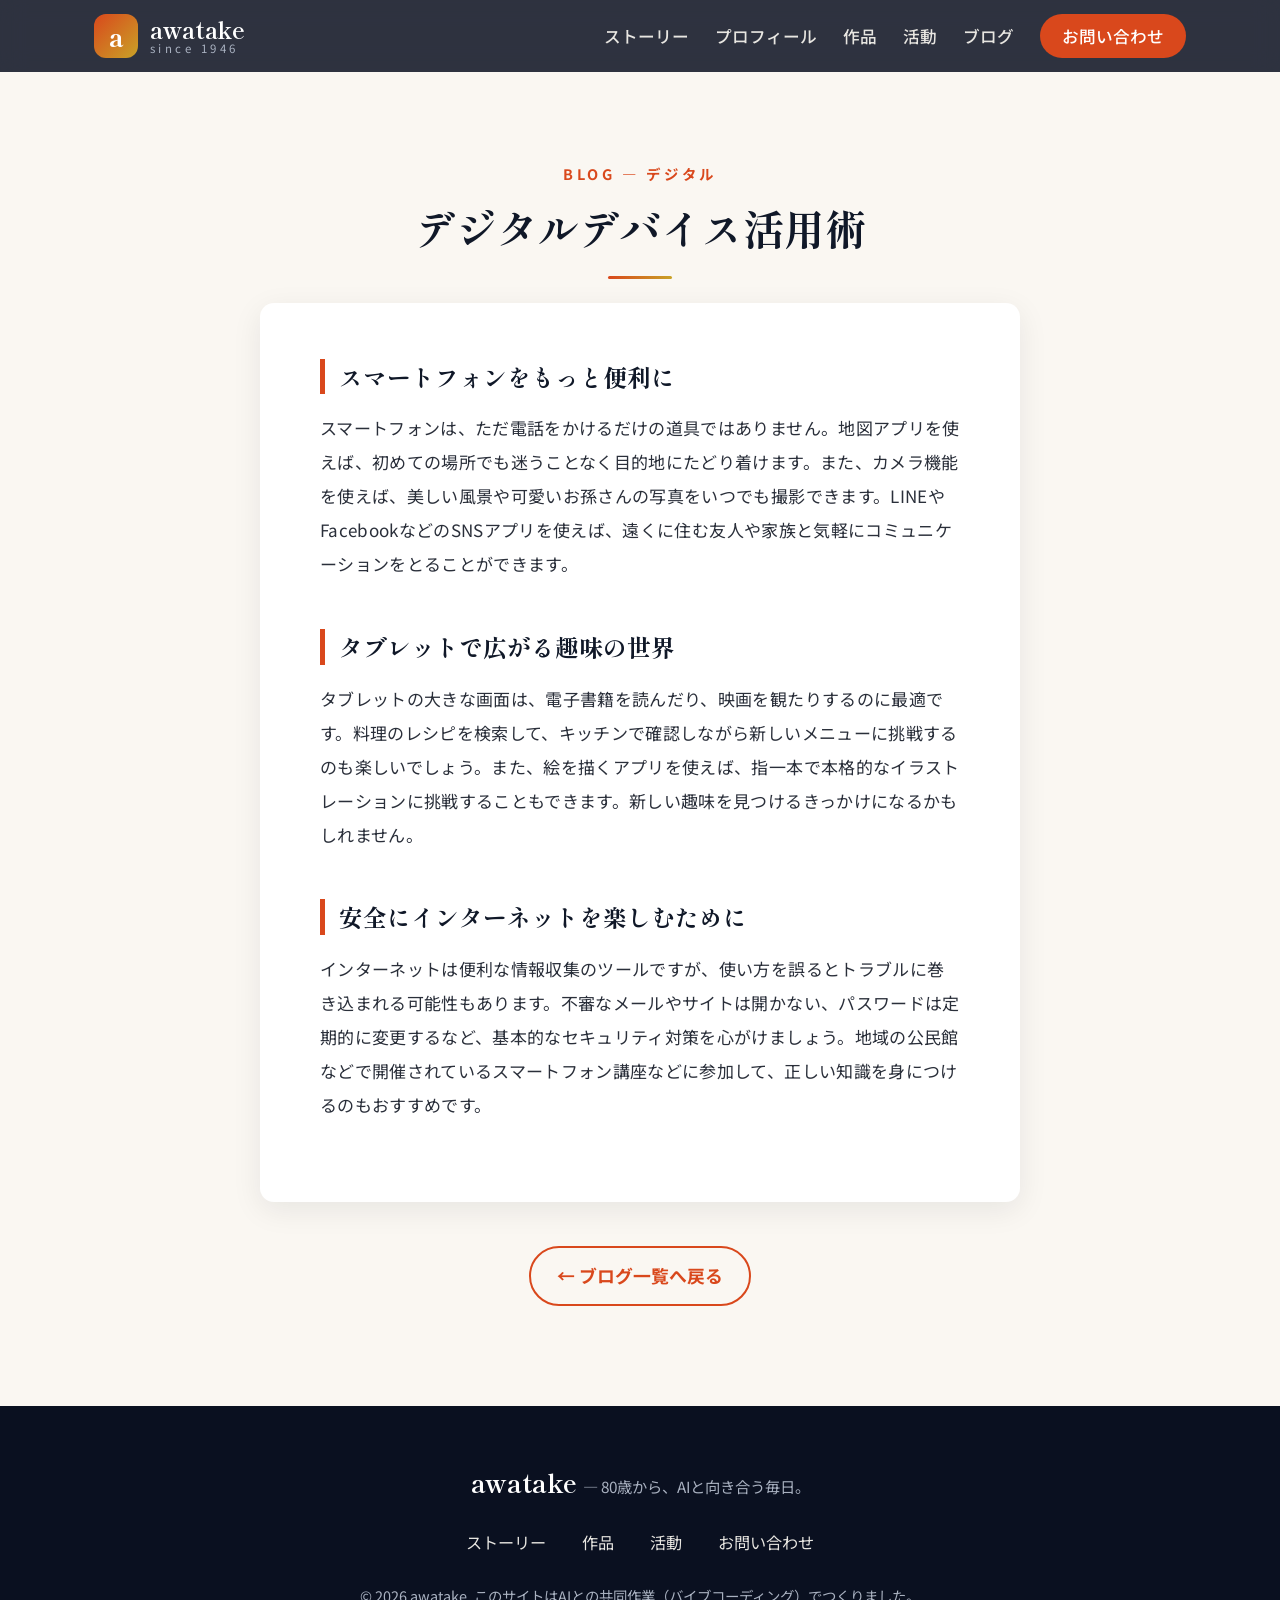
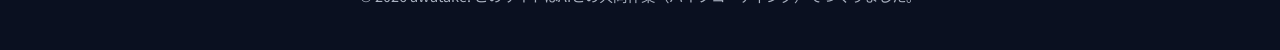
<file: digital-device.html>
<!DOCTYPE html>
<html lang="ja">
<head>
    <meta charset="UTF-8">
    <meta name="viewport" content="width=device-width, initial-scale=1.0">
    <title>デジタルデバイス活用術 | awatake</title>
    <link rel="preconnect" href="https://fonts.googleapis.com">
    <link rel="preconnect" href="https://fonts.gstatic.com" crossorigin>
    <link href="https://fonts.googleapis.com/css2?family=Noto+Sans+JP:wght@400;500;700;900&family=Shippori+Mincho:wght@500;600;700;800&display=swap" rel="stylesheet">
    <link rel="stylesheet" href="css/style.css">
</head>
<body>
    <header class="site-header" id="site-header">
        <div class="container header-inner">
            <a href="index.html" class="brand">
                <span class="brand-mark">a</span>
                <span class="brand-text">awatake<span class="brand-sub">since 1946</span></span>
            </a>
            <nav class="main-nav">
                <button class="menu-toggle" aria-controls="primary-navigation" aria-expanded="false">
                    <span class="sr-only">メニューを開閉</span>
                    <span class="icon-bar"></span>
                    <span class="icon-bar"></span>
                    <span class="icon-bar"></span>
                </button>
                <ul id="primary-navigation" class="nav-list">
                    <li><a href="index.html#story">ストーリー</a></li>
                    <li><a href="index.html#profile">プロフィール</a></li>
                    <li><a href="index.html#works">作品</a></li>
                    <li><a href="index.html#community">活動</a></li>
                    <li><a href="index.html#blog">ブログ</a></li>
                    <li><a href="index.html#contact" class="nav-cta">お問い合わせ</a></li>
                </ul>
            </nav>
        </div>
    </header>

    <main>
        <section class="article-section section-padding">
            <div class="container">
                <p class="section-eyebrow">Blog — デジタル</p>
                <h2 class="section-title">デジタルデバイス活用術</h2>
                <article class="article-content">
                    <h3>スマートフォンをもっと便利に</h3>
                    <p>スマートフォンは、ただ電話をかけるだけの道具ではありません。地図アプリを使えば、初めての場所でも迷うことなく目的地にたどり着けます。また、カメラ機能を使えば、美しい風景や可愛いお孫さんの写真をいつでも撮影できます。LINEやFacebookなどのSNSアプリを使えば、遠くに住む友人や家族と気軽にコミュニケーションをとることができます。</p>

                    <h3>タブレットで広がる趣味の世界</h3>
                    <p>タブレットの大きな画面は、電子書籍を読んだり、映画を観たりするのに最適です。料理のレシピを検索して、キッチンで確認しながら新しいメニューに挑戦するのも楽しいでしょう。また、絵を描くアプリを使えば、指一本で本格的なイラストレーションに挑戦することもできます。新しい趣味を見つけるきっかけになるかもしれません。</p>

                    <h3>安全にインターネットを楽しむために</h3>
                    <p>インターネットは便利な情報収集のツールですが、使い方を誤るとトラブルに巻き込まれる可能性もあります。不審なメールやサイトは開かない、パスワードは定期的に変更するなど、基本的なセキュリティ対策を心がけましょう。地域の公民館などで開催されているスマートフォン講座などに参加して、正しい知識を身につけるのもおすすめです。</p>
                </article>
                <div class="back-to-top">
                    <a href="index.html#blog" class="btn btn-outline">← ブログ一覧へ戻る</a>
                </div>
            </div>
        </section>
    </main>

    <footer class="site-footer">
        <div class="container footer-inner">
            <p class="footer-brand">awatake <span>— 80歳から、AIと向き合う毎日。</span></p>
            <nav class="footer-links">
                <a href="index.html#story">ストーリー</a>
                <a href="index.html#works">作品</a>
                <a href="index.html#community">活動</a>
                <a href="index.html#contact">お問い合わせ</a>
            </nav>
            <p class="footer-copy">&copy; <span data-current-year>2026</span> awatake. このサイトはAIとの共同作業（バイブコーディング）でつくりました。</p>
        </div>
    </footer>

    <script src="js/script.js"></script>
</body>
</html>
</file>
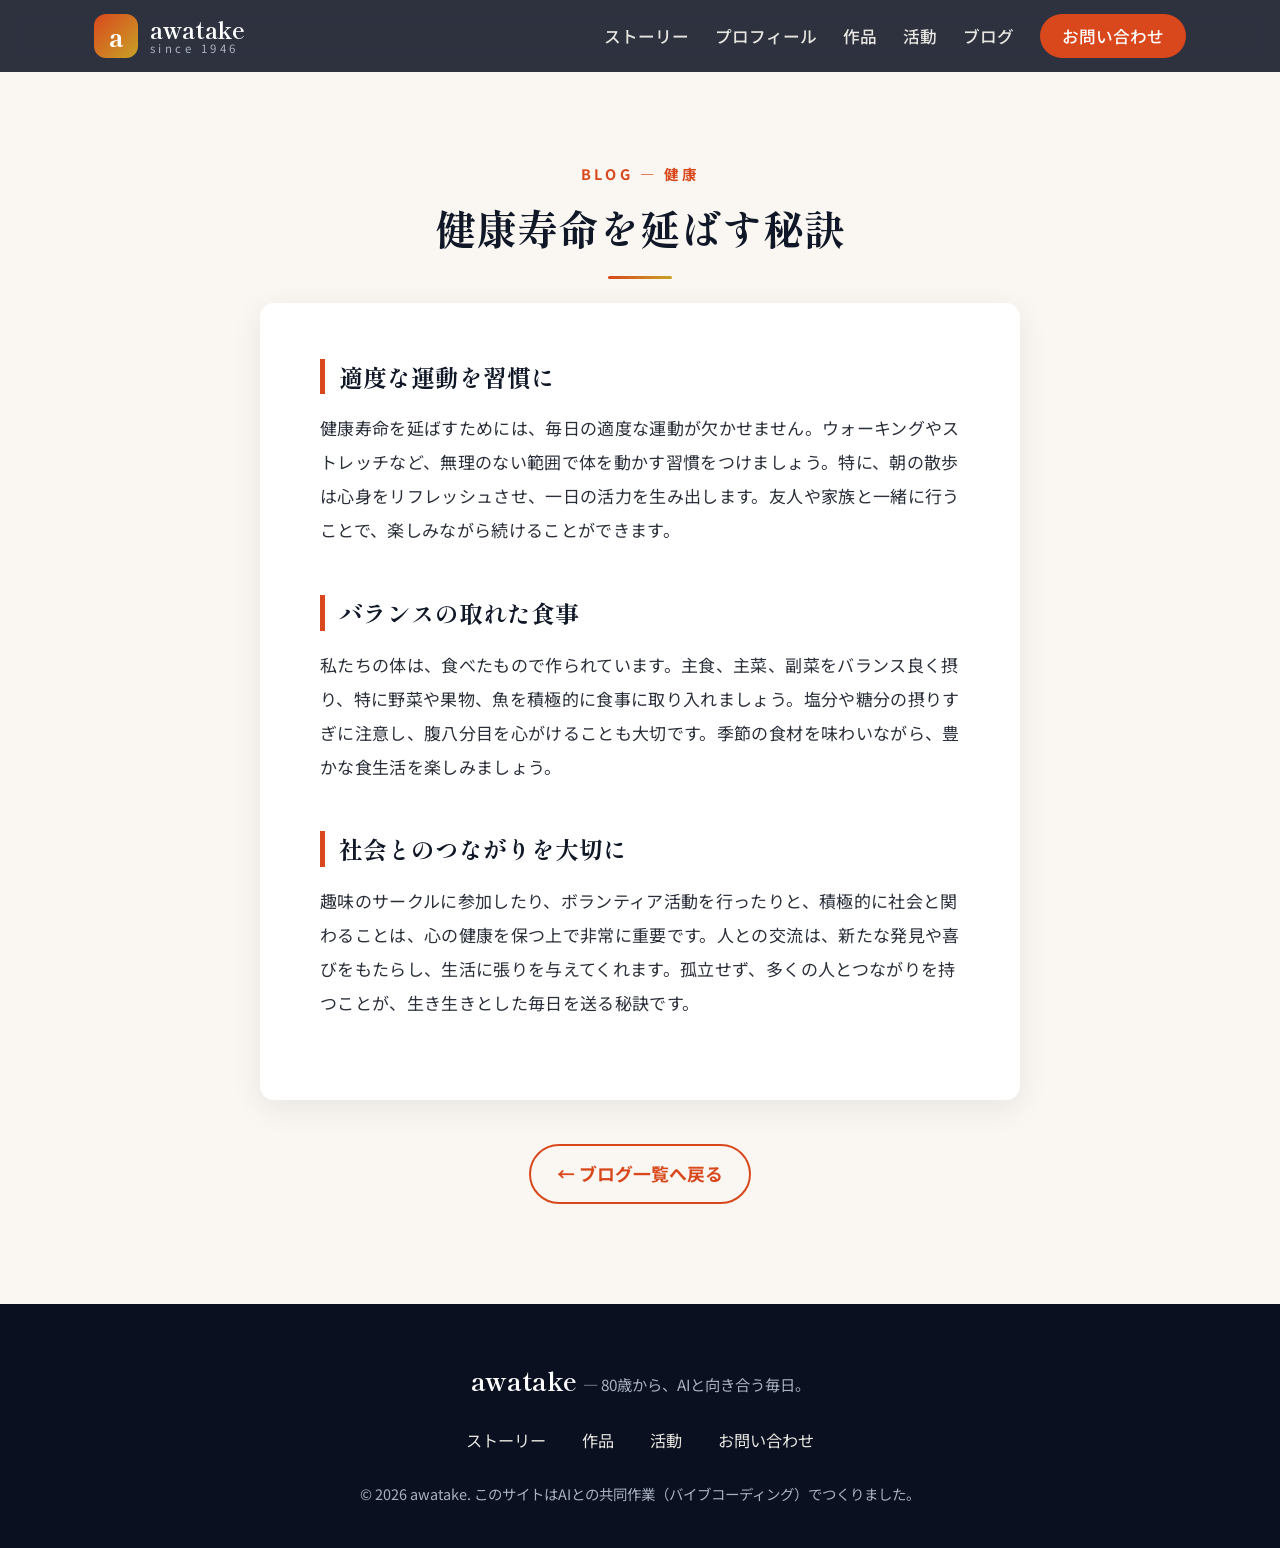
<file: healthy-life.html>
<!DOCTYPE html>
<html lang="ja">
<head>
    <meta charset="UTF-8">
    <meta name="viewport" content="width=device-width, initial-scale=1.0">
    <title>健康寿命を延ばす秘訣 | awatake</title>
    <link rel="preconnect" href="https://fonts.googleapis.com">
    <link rel="preconnect" href="https://fonts.gstatic.com" crossorigin>
    <link href="https://fonts.googleapis.com/css2?family=Noto+Sans+JP:wght@400;500;700;900&family=Shippori+Mincho:wght@500;600;700;800&display=swap" rel="stylesheet">
    <link rel="stylesheet" href="css/style.css">
</head>
<body>
    <header class="site-header" id="site-header">
        <div class="container header-inner">
            <a href="index.html" class="brand">
                <span class="brand-mark">a</span>
                <span class="brand-text">awatake<span class="brand-sub">since 1946</span></span>
            </a>
            <nav class="main-nav">
                <button class="menu-toggle" aria-controls="primary-navigation" aria-expanded="false">
                    <span class="sr-only">メニューを開閉</span>
                    <span class="icon-bar"></span>
                    <span class="icon-bar"></span>
                    <span class="icon-bar"></span>
                </button>
                <ul id="primary-navigation" class="nav-list">
                    <li><a href="index.html#story">ストーリー</a></li>
                    <li><a href="index.html#profile">プロフィール</a></li>
                    <li><a href="index.html#works">作品</a></li>
                    <li><a href="index.html#community">活動</a></li>
                    <li><a href="index.html#blog">ブログ</a></li>
                    <li><a href="index.html#contact" class="nav-cta">お問い合わせ</a></li>
                </ul>
            </nav>
        </div>
    </header>

    <main>
        <section class="article-section section-padding">
            <div class="container">
                <p class="section-eyebrow">Blog — 健康</p>
                <h2 class="section-title">健康寿命を延ばす秘訣</h2>
                <article class="article-content">
                    <h3>適度な運動を習慣に</h3>
                    <p>健康寿命を延ばすためには、毎日の適度な運動が欠かせません。ウォーキングやストレッチなど、無理のない範囲で体を動かす習慣をつけましょう。特に、朝の散歩は心身をリフレッシュさせ、一日の活力を生み出します。友人や家族と一緒に行うことで、楽しみながら続けることができます。</p>

                    <h3>バランスの取れた食事</h3>
                    <p>私たちの体は、食べたもので作られています。主食、主菜、副菜をバランス良く摂り、特に野菜や果物、魚を積極的に食事に取り入れましょう。塩分や糖分の摂りすぎに注意し、腹八分目を心がけることも大切です。季節の食材を味わいながら、豊かな食生活を楽しみましょう。</p>

                    <h3>社会とのつながりを大切に</h3>
                    <p>趣味のサークルに参加したり、ボランティア活動を行ったりと、積極的に社会と関わることは、心の健康を保つ上で非常に重要です。人との交流は、新たな発見や喜びをもたらし、生活に張りを与えてくれます。孤立せず、多くの人とつながりを持つことが、生き生きとした毎日を送る秘訣です。</p>
                </article>
                <div class="back-to-top">
                    <a href="index.html#blog" class="btn btn-outline">← ブログ一覧へ戻る</a>
                </div>
            </div>
        </section>
    </main>

    <footer class="site-footer">
        <div class="container footer-inner">
            <p class="footer-brand">awatake <span>— 80歳から、AIと向き合う毎日。</span></p>
            <nav class="footer-links">
                <a href="index.html#story">ストーリー</a>
                <a href="index.html#works">作品</a>
                <a href="index.html#community">活動</a>
                <a href="index.html#contact">お問い合わせ</a>
            </nav>
            <p class="footer-copy">&copy; <span data-current-year>2026</span> awatake. このサイトはAIとの共同作業（バイブコーディング）でつくりました。</p>
        </div>
    </footer>

    <script src="js/script.js"></script>
</body>
</html>
</file>
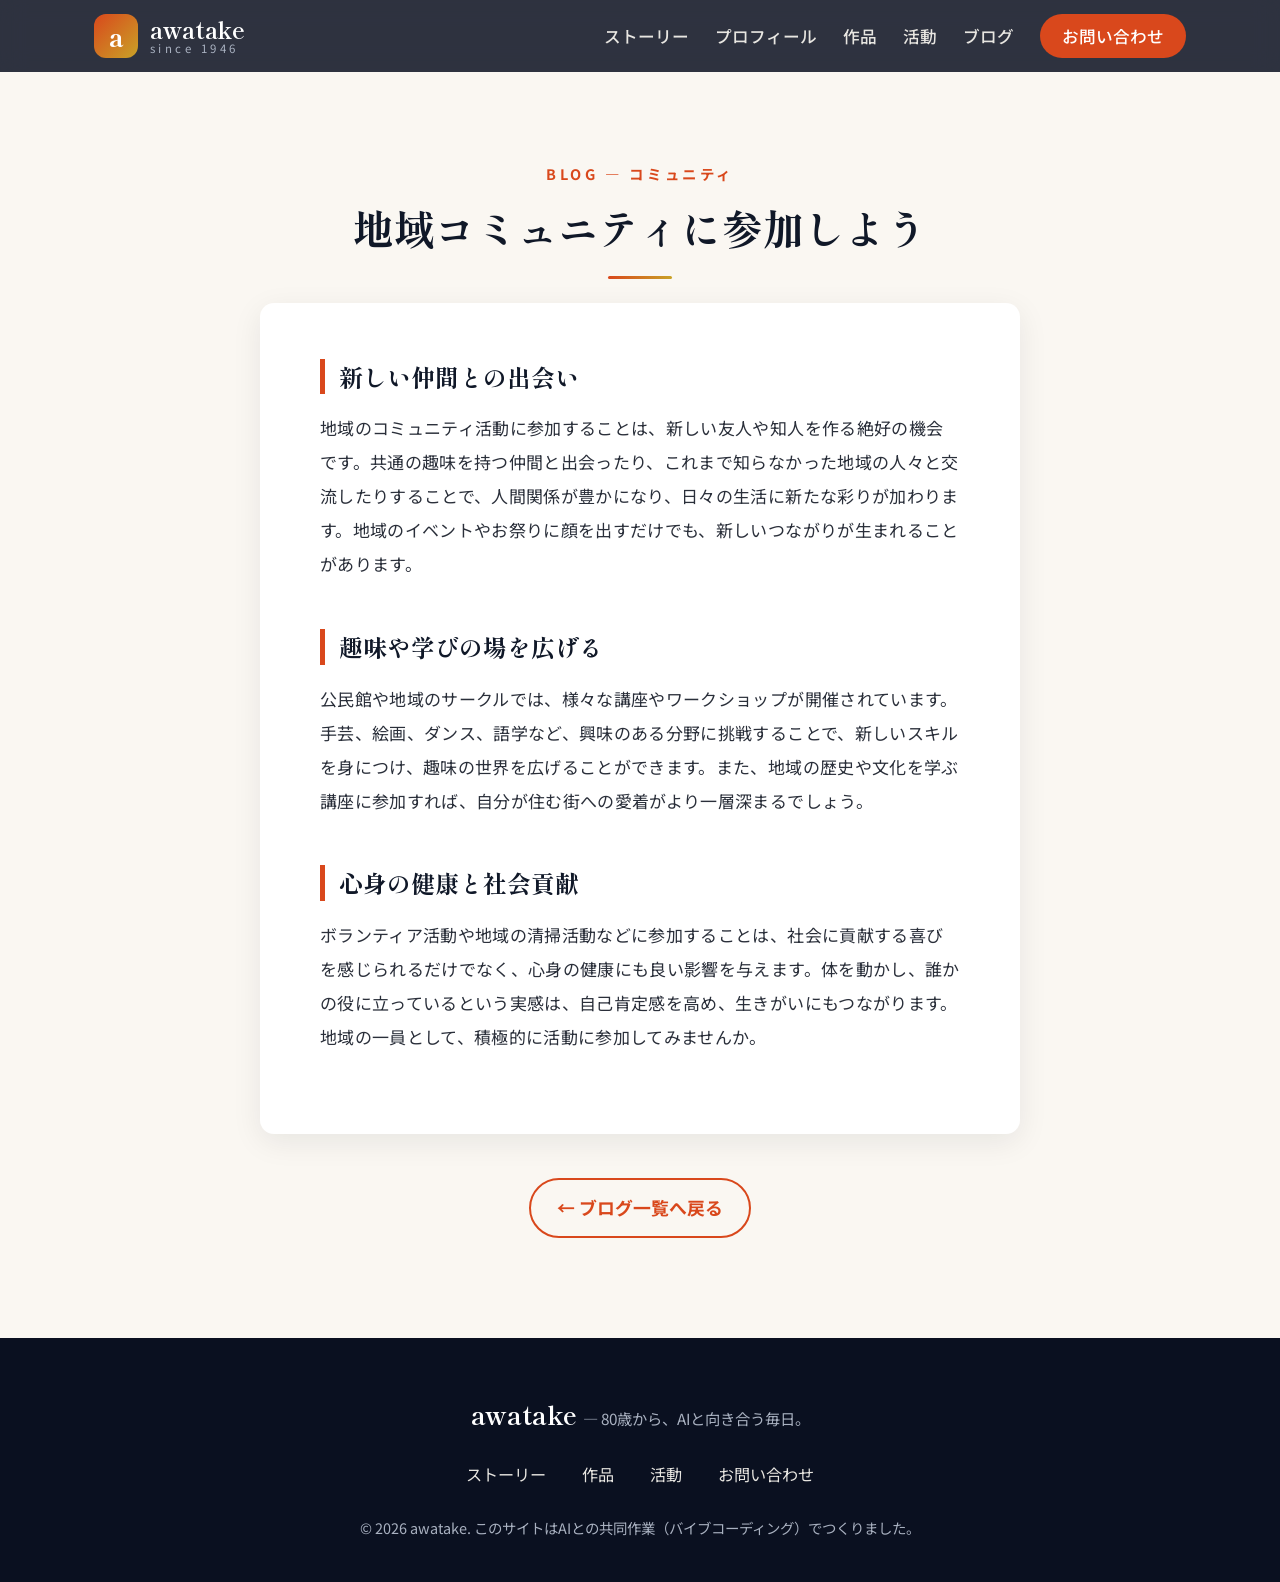
<file: Local-Community.html>
<!DOCTYPE html>
<html lang="ja">
<head>
    <meta charset="UTF-8">
    <meta name="viewport" content="width=device-width, initial-scale=1.0">
    <title>地域コミュニティに参加しよう | awatake</title>
    <link rel="preconnect" href="https://fonts.googleapis.com">
    <link rel="preconnect" href="https://fonts.gstatic.com" crossorigin>
    <link href="https://fonts.googleapis.com/css2?family=Noto+Sans+JP:wght@400;500;700;900&family=Shippori+Mincho:wght@500;600;700;800&display=swap" rel="stylesheet">
    <link rel="stylesheet" href="css/style.css">
</head>
<body>
    <header class="site-header" id="site-header">
        <div class="container header-inner">
            <a href="index.html" class="brand">
                <span class="brand-mark">a</span>
                <span class="brand-text">awatake<span class="brand-sub">since 1946</span></span>
            </a>
            <nav class="main-nav">
                <button class="menu-toggle" aria-controls="primary-navigation" aria-expanded="false">
                    <span class="sr-only">メニューを開閉</span>
                    <span class="icon-bar"></span>
                    <span class="icon-bar"></span>
                    <span class="icon-bar"></span>
                </button>
                <ul id="primary-navigation" class="nav-list">
                    <li><a href="index.html#story">ストーリー</a></li>
                    <li><a href="index.html#profile">プロフィール</a></li>
                    <li><a href="index.html#works">作品</a></li>
                    <li><a href="index.html#community">活動</a></li>
                    <li><a href="index.html#blog">ブログ</a></li>
                    <li><a href="index.html#contact" class="nav-cta">お問い合わせ</a></li>
                </ul>
            </nav>
        </div>
    </header>

    <main>
        <section class="article-section section-padding">
            <div class="container">
                <p class="section-eyebrow">Blog — コミュニティ</p>
                <h2 class="section-title">地域コミュニティに参加しよう</h2>
                <article class="article-content">
                    <h3>新しい仲間との出会い</h3>
                    <p>地域のコミュニティ活動に参加することは、新しい友人や知人を作る絶好の機会です。共通の趣味を持つ仲間と出会ったり、これまで知らなかった地域の人々と交流したりすることで、人間関係が豊かになり、日々の生活に新たな彩りが加わります。地域のイベントやお祭りに顔を出すだけでも、新しいつながりが生まれることがあります。</p>

                    <h3>趣味や学びの場を広げる</h3>
                    <p>公民館や地域のサークルでは、様々な講座やワークショップが開催されています。手芸、絵画、ダンス、語学など、興味のある分野に挑戦することで、新しいスキルを身につけ、趣味の世界を広げることができます。また、地域の歴史や文化を学ぶ講座に参加すれば、自分が住む街への愛着がより一層深まるでしょう。</p>

                    <h3>心身の健康と社会貢献</h3>
                    <p>ボランティア活動や地域の清掃活動などに参加することは、社会に貢献する喜びを感じられるだけでなく、心身の健康にも良い影響を与えます。体を動かし、誰かの役に立っているという実感は、自己肯定感を高め、生きがいにもつながります。地域の一員として、積極的に活動に参加してみませんか。</p>
                </article>
                <div class="back-to-top">
                    <a href="index.html#blog" class="btn btn-outline">← ブログ一覧へ戻る</a>
                </div>
            </div>
        </section>
    </main>

    <footer class="site-footer">
        <div class="container footer-inner">
            <p class="footer-brand">awatake <span>— 80歳から、AIと向き合う毎日。</span></p>
            <nav class="footer-links">
                <a href="index.html#story">ストーリー</a>
                <a href="index.html#works">作品</a>
                <a href="index.html#community">活動</a>
                <a href="index.html#contact">お問い合わせ</a>
            </nav>
            <p class="footer-copy">&copy; <span data-current-year>2026</span> awatake. このサイトはAIとの共同作業（バイブコーディング）でつくりました。</p>
        </div>
    </footer>

    <script src="js/script.js"></script>
</body>
</html>
</file>
<file: css/style.css>
/* ============================================
   awatake — 80歳から、AIと向き合う毎日。
   デザイン: 深い紺 × 和の朱色 × 明朝体の見出し
   シニアにも読みやすい大きめの文字と高コントラスト
   ============================================ */

:root {
    --ink: #101828;          /* 深い紺（メイン文字・ダーク背景） */
    --ink-deep: #0a1020;     /* さらに深い紺 */
    --paper: #faf7f2;        /* 温かみのある生成り */
    --white: #ffffff;
    --accent: #d9481c;       /* 朱色 */
    --accent-soft: #f4a261;  /* 柔らかい橙 */
    --gold: #c9a227;         /* 金 */
    --text: #2a2f3a;
    --text-soft: #5b6472;
    --text-on-dark: #e8e6e1;
    --text-soft-on-dark: #a9b1c0;
    --border: #e5ddd0;
    --radius: 14px;
    --shadow: 0 8px 30px rgba(16, 24, 40, 0.08);
    --shadow-hover: 0 16px 40px rgba(16, 24, 40, 0.16);
    --font-sans: 'Noto Sans JP', sans-serif;
    --font-serif: 'Shippori Mincho', serif;
}

* { box-sizing: border-box; }

html { scroll-behavior: smooth; scroll-padding-top: 90px; }

body {
    font-family: var(--font-sans);
    font-size: 17px;
    line-height: 1.9;
    color: var(--text);
    margin: 0;
    padding: 0;
    background-color: var(--paper);
    -webkit-font-smoothing: antialiased;
}

.container {
    max-width: 1140px;
    margin: 0 auto;
    padding: 0 24px;
}

a { color: var(--accent); text-decoration: none; }
a:hover { text-decoration: underline; }

img { max-width: 100%; height: auto; }

h1, h2, h3, h4 {
    font-family: var(--font-serif);
    color: var(--ink);
    margin-top: 0;
    margin-bottom: 0.5em;
    line-height: 1.4;
}

.section-padding { padding: 100px 0; }

.section-eyebrow {
    font-family: var(--font-sans);
    font-size: 0.85em;
    font-weight: 700;
    letter-spacing: 0.25em;
    text-transform: uppercase;
    color: var(--accent);
    text-align: center;
    margin: 0 0 12px;
}

.section-title {
    font-size: 2.4em;
    font-weight: 700;
    text-align: center;
    margin-bottom: 24px;
    position: relative;
    padding-bottom: 22px;
}

.section-title::after {
    content: '';
    position: absolute;
    left: 50%;
    bottom: 0;
    transform: translateX(-50%);
    width: 64px;
    height: 3px;
    background: linear-gradient(90deg, var(--accent), var(--gold));
    border-radius: 2px;
}

.section-lead {
    text-align: center;
    font-size: 1.1em;
    color: var(--text-soft);
    max-width: 720px;
    margin: 0 auto 56px;
}

.bg-warm { background-color: #f3ede2; }

.bg-dark {
    background-color: var(--ink);
    background-image: radial-gradient(circle at 15% 20%, rgba(217, 72, 28, 0.12), transparent 40%),
                      radial-gradient(circle at 85% 80%, rgba(201, 162, 39, 0.10), transparent 40%);
}

.bg-dark .section-title { color: var(--white); }
.bg-dark p { color: var(--text-on-dark); }

.pc-only { display: inline; }

/* ---------- ボタン ---------- */
.btn {
    display: inline-block;
    padding: 15px 34px;
    border-radius: 999px;
    font-weight: 700;
    font-size: 1.05em;
    text-align: center;
    transition: transform 0.25s ease, box-shadow 0.25s ease, background-color 0.25s ease, color 0.25s ease;
    text-decoration: none;
}
.btn:hover { text-decoration: none; transform: translateY(-3px); }

.btn-primary {
    background: linear-gradient(135deg, var(--accent), #b53a12);
    color: var(--white);
    box-shadow: 0 8px 24px rgba(217, 72, 28, 0.35);
}
.btn-primary:hover { color: var(--white); box-shadow: 0 14px 32px rgba(217, 72, 28, 0.45); }

.btn-ghost {
    background: transparent;
    color: var(--white);
    border: 2px solid rgba(255, 255, 255, 0.5);
}
.btn-ghost:hover { color: var(--white); border-color: var(--white); background: rgba(255, 255, 255, 0.08); }

.btn-outline {
    background: transparent;
    color: var(--accent);
    border: 2px solid var(--accent);
    padding: 11px 26px;
}
.btn-outline:hover { background: var(--accent); color: var(--white); }

.btn-large { padding: 18px 44px; font-size: 1.15em; }

/* ---------- ヘッダー ---------- */
.site-header {
    background-color: rgba(10, 16, 32, 0.85);
    backdrop-filter: blur(12px);
    -webkit-backdrop-filter: blur(12px);
    padding: 14px 0;
    position: fixed;
    top: 0; left: 0; right: 0;
    z-index: 1000;
    transition: box-shadow 0.3s ease;
}
.site-header.scrolled { box-shadow: 0 4px 20px rgba(0, 0, 0, 0.35); }

.header-inner {
    display: flex;
    justify-content: space-between;
    align-items: center;
}

.brand {
    display: flex;
    align-items: center;
    gap: 12px;
    text-decoration: none;
}
.brand:hover { text-decoration: none; }

.brand-mark {
    display: flex;
    align-items: center;
    justify-content: center;
    width: 44px; height: 44px;
    border-radius: 12px;
    background: linear-gradient(135deg, var(--accent), var(--gold));
    color: var(--white);
    font-family: var(--font-serif);
    font-size: 1.5em;
    font-weight: 800;
    line-height: 1;
}

.brand-text {
    color: var(--white);
    font-family: var(--font-serif);
    font-weight: 700;
    font-size: 1.35em;
    line-height: 1.1;
    display: flex;
    flex-direction: column;
}

.brand-sub {
    font-family: var(--font-sans);
    font-size: 0.5em;
    font-weight: 400;
    letter-spacing: 0.3em;
    color: var(--text-soft-on-dark);
}

.main-nav .nav-list {
    list-style: none;
    margin: 0; padding: 0;
    display: flex;
    align-items: center;
}
.main-nav .nav-list li { margin-left: 26px; }

.main-nav .nav-list a {
    color: var(--text-on-dark);
    font-weight: 500;
    font-size: 0.98em;
    padding: 6px 0;
    position: relative;
}
.main-nav .nav-list a:hover { text-decoration: none; color: var(--white); }

.main-nav .nav-list a:not(.nav-cta)::after {
    content: '';
    position: absolute;
    left: 0; bottom: 0;
    width: 0; height: 2px;
    background-color: var(--accent-soft);
    transition: width 0.3s ease;
}
.main-nav .nav-list a:not(.nav-cta):hover::after { width: 100%; }

.nav-cta {
    background: var(--accent);
    color: var(--white) !important;
    padding: 10px 22px !important;
    border-radius: 999px;
    transition: background-color 0.3s ease;
}
.nav-cta:hover { background: #b53a12; }

.menu-toggle {
    display: none;
    background: none;
    border: none;
    cursor: pointer;
    padding: 0;
    width: 32px; height: 24px;
    position: relative;
    z-index: 1001;
}
.menu-toggle .icon-bar {
    display: block;
    width: 100%; height: 3px;
    background-color: var(--white);
    border-radius: 2px;
    margin-bottom: 6px;
    transition: all 0.3s ease;
}
.menu-toggle .icon-bar:last-child { margin-bottom: 0; }
.menu-toggle[aria-expanded="true"] .icon-bar:nth-child(1) { transform: rotate(45deg) translate(6px, 7px); }
.menu-toggle[aria-expanded="true"] .icon-bar:nth-child(2) { opacity: 0; }
.menu-toggle[aria-expanded="true"] .icon-bar:nth-child(3) { transform: rotate(-45deg) translate(6px, -7px); }

.sr-only {
    position: absolute;
    width: 1px; height: 1px;
    padding: 0; margin: -1px;
    overflow: hidden;
    clip: rect(0, 0, 0, 0);
    white-space: nowrap;
    border-width: 0;
}

/* ---------- ヒーロー ---------- */
.hero-section {
    position: relative;
    min-height: 100vh;
    display: flex;
    align-items: center;
    justify-content: center;
    text-align: center;
    color: var(--white);
    background-color: var(--ink-deep);
    overflow: hidden;
    padding: 140px 0 100px;
}

.hero-bg {
    position: absolute;
    inset: 0;
    background:
        radial-gradient(ellipse at 20% 25%, rgba(217, 72, 28, 0.22), transparent 45%),
        radial-gradient(ellipse at 80% 70%, rgba(201, 162, 39, 0.18), transparent 45%),
        radial-gradient(ellipse at 55% 110%, rgba(46, 78, 145, 0.35), transparent 55%);
}

.hero-bg::after {
    content: '';
    position: absolute;
    inset: 0;
    background-image: radial-gradient(rgba(255, 255, 255, 0.07) 1px, transparent 1px);
    background-size: 28px 28px;
    mask-image: linear-gradient(to bottom, rgba(0,0,0,0.9), transparent 75%);
    -webkit-mask-image: linear-gradient(to bottom, rgba(0,0,0,0.9), transparent 75%);
}

.hero-content { position: relative; z-index: 1; }

.hero-eyebrow {
    font-size: 0.95em;
    letter-spacing: 0.18em;
    color: var(--text-soft-on-dark);
    margin-bottom: 24px;
}

.hero-title {
    font-size: 4.4em;
    font-weight: 800;
    color: var(--white);
    line-height: 1.25;
    margin-bottom: 28px;
    letter-spacing: 0.02em;
}

.hero-title .accent {
    background: linear-gradient(120deg, var(--accent-soft), var(--gold));
    -webkit-background-clip: text;
    background-clip: text;
    color: transparent;
}

.hero-lead {
    font-size: 1.25em;
    color: var(--text-on-dark);
    max-width: 760px;
    margin: 0 auto 44px;
}

.hero-actions {
    display: flex;
    gap: 20px;
    justify-content: center;
    flex-wrap: wrap;
    margin-bottom: 70px;
}

.hero-stats {
    list-style: none;
    padding: 0;
    margin: 0 auto;
    display: flex;
    justify-content: center;
    gap: 12px;
    flex-wrap: wrap;
    max-width: 900px;
}

.hero-stats li {
    flex: 1 1 190px;
    background: rgba(255, 255, 255, 0.06);
    border: 1px solid rgba(255, 255, 255, 0.12);
    border-radius: var(--radius);
    padding: 20px 14px;
    backdrop-filter: blur(6px);
}

.stat-num {
    display: block;
    font-family: var(--font-serif);
    font-size: 2.4em;
    font-weight: 800;
    line-height: 1.2;
    background: linear-gradient(120deg, var(--accent-soft), var(--gold));
    -webkit-background-clip: text;
    background-clip: text;
    color: transparent;
}
.stat-num::after { content: ''; }
.stat-num[data-count="1000"]::after { content: ''; }

.stat-label {
    display: block;
    font-size: 0.85em;
    color: var(--text-soft-on-dark);
    margin-top: 4px;
}

.scroll-cue {
    position: absolute;
    bottom: 28px;
    left: 50%;
    transform: translateX(-50%);
    width: 28px; height: 46px;
    border: 2px solid rgba(255, 255, 255, 0.4);
    border-radius: 999px;
    z-index: 1;
}
.scroll-cue span {
    position: absolute;
    top: 8px; left: 50%;
    width: 4px; height: 10px;
    margin-left: -2px;
    background: var(--accent-soft);
    border-radius: 2px;
    animation: cue 1.8s infinite;
}
@keyframes cue {
    0% { transform: translateY(0); opacity: 1; }
    70% { transform: translateY(16px); opacity: 0; }
    100% { transform: translateY(0); opacity: 0; }
}

/* ---------- ストーリー ---------- */
.story-grid {
    display: grid;
    grid-template-columns: 1.2fr 1fr;
    gap: 56px;
    align-items: start;
    margin-top: 40px;
}

.story-text { font-size: 1.08em; }
.story-text p { margin: 0 0 1.4em; }

.story-emphasis {
    font-family: var(--font-serif);
    font-size: 1.15em;
    font-weight: 700;
    color: var(--ink);
    border-left: 4px solid var(--accent);
    padding-left: 20px;
}

.story-cards {
    display: flex;
    flex-direction: column;
    gap: 20px;
}

.story-card {
    background: var(--white);
    border-radius: var(--radius);
    box-shadow: var(--shadow);
    padding: 26px 28px;
    display: grid;
    grid-template-columns: auto 1fr;
    grid-template-rows: auto auto;
    column-gap: 18px;
    align-items: center;
    border-top: 3px solid var(--accent);
}
.story-card-icon { font-size: 2em; grid-row: 1 / 3; }
.story-card h3 { font-size: 1.15em; margin: 0; }
.story-card p { margin: 4px 0 0; font-size: 0.95em; color: var(--text-soft); grid-column: 2; }

/* ---------- プロフィール ---------- */
.profile-content {
    display: grid;
    grid-template-columns: 340px 1fr;
    gap: 60px;
    align-items: start;
    margin-top: 48px;
}

.profile-side {
    text-align: center;
    background: rgba(255, 255, 255, 0.05);
    border: 1px solid rgba(255, 255, 255, 0.12);
    border-radius: var(--radius);
    padding: 36px 28px;
}

.profile-photo {
    width: 190px; height: 190px;
    margin: 0 auto 22px;
    border-radius: 50%;
    padding: 5px;
    background: linear-gradient(135deg, var(--accent), var(--gold));
}
.profile-photo img {
    width: 100%; height: 100%;
    object-fit: cover;
    border-radius: 50%;
    display: block;
}

.profile-name {
    color: var(--white);
    font-size: 1.9em;
    margin-bottom: 4px;
}

.profile-role {
    color: var(--accent-soft) !important;
    font-weight: 500;
    margin: 0 0 24px;
    font-size: 0.98em;
}
/* 肩書きの途中で1文字だけ折り返さないよう、区切りの「/」でのみ改行させる */
.profile-role span { display: inline-block; }

.profile-facts {
    list-style: none;
    padding: 0; margin: 0;
    text-align: left;
}
.profile-facts li {
    display: flex;
    gap: 14px;
    padding: 12px 4px;
    border-bottom: 1px solid rgba(255, 255, 255, 0.1);
    color: var(--text-on-dark);
    font-size: 0.95em;
    line-height: 1.6;
}
.profile-facts li:last-child { border-bottom: none; }
.profile-facts strong {
    flex: 0 0 58px;
    color: var(--gold);
    font-weight: 700;
}

.timeline-heading {
    color: var(--white);
    font-size: 1.5em;
    margin-bottom: 28px;
}

.timeline {
    list-style: none;
    padding: 0; margin: 0;
    position: relative;
}
.timeline::before {
    content: '';
    position: absolute;
    left: 7px; top: 8px; bottom: 8px;
    width: 2px;
    background: linear-gradient(to bottom, var(--accent), var(--gold));
}

.timeline li {
    position: relative;
    padding: 0 0 34px 42px;
}
.timeline li:last-child { padding-bottom: 0; }
.timeline li::before {
    content: '';
    position: absolute;
    left: 0; top: 8px;
    width: 16px; height: 16px;
    border-radius: 50%;
    background: var(--ink);
    border: 3px solid var(--accent-soft);
}

.timeline-era {
    display: inline-block;
    font-family: var(--font-serif);
    font-weight: 700;
    color: var(--gold);
    font-size: 0.95em;
    letter-spacing: 0.08em;
    margin-bottom: 4px;
}

.timeline h4 {
    color: var(--white);
    font-size: 1.2em;
    margin: 0 0 6px;
}
.timeline p {
    margin: 0;
    color: var(--text-soft-on-dark) !important;
    font-size: 0.95em;
}

/* ---------- 図解プロフィール ---------- */
.zukai-banner {
    margin-top: 64px;
    text-align: center;
}

.zukai-lead {
    font-family: var(--font-serif);
    font-size: 1.15em;
    color: var(--text-on-dark);
    margin: 0 0 20px;
}

.zukai-link {
    display: block;
    position: relative;
    max-width: 880px;
    margin: 0 auto;
    border-radius: var(--radius);
    overflow: hidden;
    box-shadow: 0 14px 44px rgba(0, 0, 0, 0.45);
    border: 1px solid rgba(255, 255, 255, 0.18);
    transition: transform 0.3s ease, box-shadow 0.3s ease;
}
.zukai-link:hover {
    transform: translateY(-6px);
    box-shadow: 0 22px 56px rgba(0, 0, 0, 0.55);
    text-decoration: none;
}

.zukai-link img {
    display: block;
    width: 100%;
    height: auto;
    transition: transform 0.4s ease;
}
.zukai-link:hover img { transform: scale(1.02); }

.zukai-overlay {
    position: absolute;
    left: 0; right: 0; bottom: 0;
    padding: 48px 20px 18px;
    background: linear-gradient(to top, rgba(10, 16, 32, 0.88), transparent);
    display: flex;
    flex-direction: column;
    align-items: center;
    gap: 8px;
}

.zukai-title {
    font-family: var(--font-serif);
    font-weight: 700;
    font-size: 1.25em;
    color: var(--white);
    text-shadow: 0 2px 8px rgba(0, 0, 0, 0.6);
}

.zukai-hint {
    display: inline-block;
    font-size: 0.9em;
    font-weight: 700;
    color: var(--white);
    background: var(--accent);
    border-radius: 999px;
    padding: 7px 20px;
    box-shadow: 0 6px 18px rgba(217, 72, 28, 0.45);
    transition: transform 0.3s ease;
}
.zukai-link:hover .zukai-hint { transform: scale(1.08); }

/* ---------- 講演動画バナー ---------- */
.talk-banner {
    display: flex;
    align-items: stretch;
    max-width: 880px;
    margin: 56px auto 0;
    background: rgba(255, 255, 255, 0.06);
    border: 1px solid rgba(255, 255, 255, 0.18);
    border-radius: var(--radius);
    overflow: hidden;
    box-shadow: 0 14px 44px rgba(0, 0, 0, 0.45);
    transition: transform 0.3s ease, box-shadow 0.3s ease;
}
.talk-banner:hover {
    transform: translateY(-6px);
    box-shadow: 0 22px 56px rgba(0, 0, 0, 0.55);
    text-decoration: none;
}

.talk-thumb {
    position: relative;
    flex: 0 0 45%;
    overflow: hidden;
}

.talk-thumb img {
    display: block;
    width: 100%;
    height: 100%;
    object-fit: cover;
    transition: transform 0.4s ease;
}
.talk-banner:hover .talk-thumb img { transform: scale(1.04); }

.talk-play {
    position: absolute;
    top: 50%;
    left: 50%;
    transform: translate(-50%, -50%);
    width: 66px;
    height: 66px;
    border-radius: 50%;
    background: rgba(217, 72, 28, 0.92);
    color: var(--white);
    display: flex;
    align-items: center;
    justify-content: center;
    font-size: 1.35em;
    padding-left: 5px;
    box-shadow: 0 6px 24px rgba(0, 0, 0, 0.5);
    transition: transform 0.3s ease;
}
.talk-banner:hover .talk-play { transform: translate(-50%, -50%) scale(1.12); }

.talk-body {
    flex: 1;
    padding: 32px 36px;
    display: flex;
    flex-direction: column;
    justify-content: center;
    align-items: flex-start;
}

.talk-eyebrow {
    display: inline-block;
    font-size: 0.8em;
    font-weight: 700;
    letter-spacing: 0.12em;
    color: var(--gold);
    border: 1px solid rgba(201, 162, 39, 0.5);
    border-radius: 999px;
    padding: 2px 14px;
    margin: 0 0 12px;
}

.talk-body h3 {
    color: var(--white);
    font-size: 1.35em;
    margin-bottom: 12px;
}

.talk-body > p:not(.talk-eyebrow) {
    color: var(--text-soft-on-dark);
    font-size: 0.95em;
    line-height: 1.8;
    margin: 0 0 20px;
}

.talk-cta {
    background: linear-gradient(135deg, var(--accent), #b53a12);
    color: var(--white);
    font-weight: 700;
    border-radius: 999px;
    padding: 11px 28px;
    box-shadow: 0 8px 24px rgba(217, 72, 28, 0.35);
    white-space: nowrap;
}

@media (max-width: 720px) {
    .talk-banner {
        flex-direction: column;
        margin-top: 44px;
    }
    .talk-thumb {
        flex: none;
        aspect-ratio: 16 / 9;
    }
    .talk-body {
        padding: 26px 24px 30px;
        align-items: center;
        text-align: center;
    }
}

/* ---------- ライトボックス（拡大表示） ---------- */
.lightbox {
    position: fixed;
    inset: 0;
    z-index: 2000;
    background: rgba(5, 8, 16, 0.92);
    display: flex;
    flex-direction: column;
    align-items: center;
    justify-content: center;
    padding: 24px;
    cursor: zoom-out;
}
.lightbox[hidden] { display: none; }

.lightbox img {
    max-width: min(96vw, 1400px);
    max-height: 84vh;
    width: auto;
    height: auto;
    border-radius: 10px;
    box-shadow: 0 20px 60px rgba(0, 0, 0, 0.7);
    cursor: default;
}

.lightbox-close {
    position: absolute;
    top: 18px;
    right: 22px;
    width: 56px; height: 56px;
    border: 2px solid rgba(255, 255, 255, 0.5);
    border-radius: 50%;
    background: rgba(255, 255, 255, 0.08);
    color: var(--white);
    font-size: 30px;
    line-height: 1;
    cursor: pointer;
    transition: background-color 0.25s ease, transform 0.25s ease;
}
.lightbox-close:hover {
    background: var(--accent);
    border-color: var(--accent);
    transform: rotate(90deg);
}

.lightbox-note {
    margin: 18px 0 0;
    color: var(--text-soft-on-dark);
    font-size: 0.9em;
    text-align: center;
}

/* ---------- 作品ギャラリー ---------- */
.works-grid {
    display: grid;
    grid-template-columns: repeat(auto-fit, minmax(255px, 1fr));
    gap: 26px;
    margin-top: 48px;
}

.work-card {
    display: flex;
    flex-direction: column;
    background: var(--white);
    border-radius: var(--radius);
    box-shadow: var(--shadow);
    overflow: hidden;
    text-decoration: none;
    color: inherit;
    transition: transform 0.3s ease, box-shadow 0.3s ease;
}
.work-card:hover {
    transform: translateY(-8px);
    box-shadow: var(--shadow-hover);
    text-decoration: none;
}

.work-thumb {
    height: 130px;
    display: flex;
    align-items: center;
    justify-content: center;
    font-size: 3.2em;
    position: relative;
    overflow: hidden;
}
.work-thumb span { position: relative; z-index: 1; transition: transform 0.3s ease; }
.work-card:hover .work-thumb span { transform: scale(1.18); }

.thumb-1 { background: linear-gradient(135deg, #1a2c56, #3b5aa0); }
.thumb-2 { background: linear-gradient(135deg, #3d1f10, #8c3d15); }
.thumb-3 { background: linear-gradient(135deg, #1c3a2e, #2f6b52); }
.thumb-4 { background: linear-gradient(135deg, #33254d, #5c4696); }
.thumb-5 { background: linear-gradient(135deg, #123a44, #237282); }
.thumb-6 { background: linear-gradient(135deg, #43301b, #8a6a33); }
.thumb-9 { background: linear-gradient(135deg, #0f3d3d, #2a7a6f); }
.thumb-10 { background: linear-gradient(135deg, #2f4d1c, #5f8a3a); }
.thumb-11 { background: linear-gradient(135deg, #274d70, #6db3e8); }
.thumb-12 { background: linear-gradient(135deg, #4a1d4e, #94459b); }

.work-body {
    padding: 22px 24px 26px;
    display: flex;
    flex-direction: column;
    flex: 1;
}
.work-body h3 { font-size: 1.2em; margin-bottom: 8px; }
.work-body p {
    font-size: 0.93em;
    color: var(--text-soft);
    margin: 0 0 16px;
    flex: 1;
}

.work-tag {
    align-self: flex-start;
    font-size: 0.8em;
    font-weight: 700;
    color: var(--accent);
    background: rgba(217, 72, 28, 0.09);
    border: 1px solid rgba(217, 72, 28, 0.25);
    padding: 4px 12px;
    border-radius: 999px;
}

.works-footnote {
    text-align: center;
    margin-top: 44px;
    color: var(--text-soft);
    font-size: 0.95em;
}
.works-footnote a { font-weight: 700; }

/* ---------- 活動・コミュニティ ---------- */
.community-grid {
    display: grid;
    grid-template-columns: repeat(auto-fit, minmax(280px, 1fr));
    gap: 28px;
    margin-top: 48px;
}

.community-card {
    background: var(--white);
    border-radius: var(--radius);
    box-shadow: var(--shadow);
    padding: 38px 32px;
    text-align: center;
    display: flex;
    flex-direction: column;
    transition: transform 0.3s ease, box-shadow 0.3s ease;
}
.community-card:hover { transform: translateY(-6px); box-shadow: var(--shadow-hover); }

.community-icon { font-size: 2.8em; margin-bottom: 14px; }
.community-card h3 { font-size: 1.35em; }
.community-card p { color: var(--text-soft); font-size: 0.97em; flex: 1; margin-bottom: 24px; }
.community-card .btn { align-self: center; }

/* 画像処理同好会の看板カード */
.community-club { padding: 0; overflow: hidden; }
.club-banner {
    position: relative;
    background: linear-gradient(135deg, #46121f, #8c2842 60%, #b0405e);
    padding: 34px 24px 30px;
    display: flex;
    flex-direction: column;
    align-items: center;
    gap: 6px;
}
/* フィルムのパーフォレーション風の飾り */
.club-banner::before, .club-banner::after {
    content: "";
    position: absolute;
    left: 0; right: 0;
    height: 8px;
    background: repeating-linear-gradient(90deg,
        rgba(255, 255, 255, 0.55) 0 10px, transparent 10px 22px);
    opacity: 0.45;
}
.club-banner::before { top: 8px; }
.club-banner::after { bottom: 8px; }
.club-banner-icon {
    font-size: 2.4em;
    background: rgba(255, 255, 255, 0.92);
    width: 78px; height: 78px;
    border-radius: 50%;
    display: flex;
    align-items: center;
    justify-content: center;
    box-shadow: 0 4px 14px rgba(0, 0, 0, 0.3);
}
.club-banner-title {
    color: #fff;
    font-size: 1.35em;
    font-weight: 700;
    font-family: var(--font-serif, serif);
    letter-spacing: 2px;
    text-shadow: 1px 2px 3px rgba(0, 0, 0, 0.35);
}
.club-banner-sub {
    color: rgba(255, 255, 255, 0.75);
    font-size: 0.72em;
    letter-spacing: 3px;
    text-transform: uppercase;
}
.club-body {
    padding: 26px 32px 34px;
    display: flex;
    flex-direction: column;
    flex: 1;
}
.club-body p { color: var(--text-soft); font-size: 0.97em; flex: 1; margin-bottom: 24px; }
.club-body p:last-child { margin-bottom: 0; }
.club-body .btn { align-self: center; }

/* ---------- 相談できること ---------- */
.service-grid {
    display: grid;
    grid-template-columns: repeat(auto-fit, minmax(280px, 1fr));
    gap: 28px;
    margin-top: 48px;
}

.service-item {
    background: var(--white);
    border-radius: var(--radius);
    box-shadow: var(--shadow);
    padding: 38px 32px;
    border-top: 4px solid var(--accent);
    transition: transform 0.3s ease, box-shadow 0.3s ease;
}
.service-item:hover { transform: translateY(-6px); box-shadow: var(--shadow-hover); }

.service-icon { font-size: 2.4em; display: block; margin-bottom: 14px; }
.service-item h3 { font-size: 1.35em; }
.service-item p { color: var(--text-soft); font-size: 0.97em; margin: 0; }

/* ---------- ブログ ---------- */
.blog-grid {
    display: grid;
    grid-template-columns: repeat(auto-fit, minmax(280px, 1fr));
    gap: 28px;
    margin-top: 48px;
}

.blog-post {
    background: var(--white);
    border-radius: var(--radius);
    box-shadow: var(--shadow);
    overflow: hidden;
    transition: transform 0.3s ease, box-shadow 0.3s ease;
}
.blog-post:hover { transform: translateY(-6px); box-shadow: var(--shadow-hover); }

.blog-thumb {
    display: flex;
    align-items: center;
    justify-content: center;
    height: 150px;
    font-size: 3.4em;
    text-decoration: none;
}
.blog-thumb:hover { text-decoration: none; }
.blog-thumb-1 { background: linear-gradient(135deg, #1c3a2e, #3f7d5f); }
.blog-thumb-2 { background: linear-gradient(135deg, #1a2c56, #40639f); }
.blog-thumb-3 { background: linear-gradient(135deg, #6b3410, #b06a2c); }

.blog-body { padding: 24px 26px 28px; }

.post-meta {
    display: inline-block;
    font-size: 0.8em;
    font-weight: 700;
    color: var(--accent);
    background: rgba(217, 72, 28, 0.09);
    border-radius: 999px;
    padding: 3px 12px;
    margin: 0 0 10px;
}

.blog-body h3 { font-size: 1.25em; margin-bottom: 10px; }
.blog-body h3 a { color: var(--ink); }
.blog-body h3 a:hover { color: var(--accent); text-decoration: none; }
.blog-body p { font-size: 0.95em; color: var(--text-soft); margin: 0; }

.blog-banner {
    display: flex;
    align-items: center;
    gap: 28px;
    margin-top: 48px;
    padding: 34px 40px;
    background: linear-gradient(135deg, var(--ink-deep), #1a2c56);
    border-radius: var(--radius);
    box-shadow: var(--shadow);
    transition: transform 0.3s ease, box-shadow 0.3s ease;
}
.blog-banner:hover {
    transform: translateY(-6px);
    box-shadow: var(--shadow-hover);
    text-decoration: none;
}

.blog-banner-icon { font-size: 3.2em; line-height: 1; }

.blog-banner-body { flex: 1; }

.blog-banner-eyebrow {
    display: inline-block;
    font-size: 0.8em;
    font-weight: 700;
    letter-spacing: 0.12em;
    color: var(--gold);
    border: 1px solid rgba(201, 162, 39, 0.5);
    border-radius: 999px;
    padding: 2px 14px;
    margin: 0 0 10px;
}

.blog-banner h3 {
    color: var(--white);
    font-size: 1.5em;
    margin-bottom: 8px;
}

.blog-banner-body > p:last-child {
    color: var(--text-soft-on-dark);
    font-size: 0.95em;
    margin: 0;
}

.blog-banner-cta {
    flex-shrink: 0;
    background: linear-gradient(135deg, var(--accent), #b53a12);
    color: var(--white);
    font-weight: 700;
    border-radius: 999px;
    padding: 14px 32px;
    box-shadow: 0 8px 24px rgba(217, 72, 28, 0.35);
    white-space: nowrap;
}

/* ---------- 記事ページ ---------- */
.article-section { padding-top: 160px; }

.article-content {
    max-width: 760px;
    margin: 0 auto;
    background: var(--white);
    border-radius: var(--radius);
    box-shadow: var(--shadow);
    padding: 56px 60px;
}
.article-content h3 {
    font-size: 1.4em;
    border-left: 4px solid var(--accent);
    padding-left: 16px;
    margin-top: 1.8em;
}
.article-content h3:first-child { margin-top: 0; }
.article-content p { margin-bottom: 1.4em; }

.back-to-top { text-align: center; margin-top: 44px; }

/* ---------- お問い合わせ ---------- */
.contact-inner { text-align: center; }

.contact-intro {
    font-size: 1.12em;
    max-width: 720px;
    margin: 0 auto 44px;
}

.contact-actions {
    display: flex;
    gap: 20px;
    justify-content: center;
    flex-wrap: wrap;
}

/* ---------- フッター ---------- */
.site-footer {
    background-color: var(--ink-deep);
    color: var(--text-soft-on-dark);
    padding: 52px 0 40px;
    text-align: center;
}

.footer-brand {
    font-family: var(--font-serif);
    font-size: 1.5em;
    font-weight: 700;
    color: var(--white);
    margin: 0 0 20px;
}
.footer-brand span {
    font-family: var(--font-sans);
    font-size: 0.6em;
    font-weight: 400;
    color: var(--text-soft-on-dark);
}

.footer-links { margin-bottom: 24px; }
.footer-links a {
    color: var(--text-on-dark);
    margin: 0 16px;
    font-size: 0.95em;
}
.footer-links a:hover { color: var(--accent-soft); text-decoration: none; }

.footer-copy { font-size: 0.85em; margin: 0; }

/* ---------- スクロール表示アニメーション ---------- */
.reveal {
    opacity: 0;
    transform: translateY(28px);
    transition: opacity 0.7s ease, transform 0.7s ease;
}
.reveal.visible { opacity: 1; transform: translateY(0); }

@media (prefers-reduced-motion: reduce) {
    html { scroll-behavior: auto; }
    .reveal { opacity: 1; transform: none; transition: none; }
    .scroll-cue span { animation: none; }
}

/* ---------- レスポンシブ ---------- */
@media (max-width: 992px) {
    .hero-title { font-size: 3.2em; }
    .hero-lead { font-size: 1.12em; }
    .pc-only { display: none; }

    .story-grid { grid-template-columns: 1fr; gap: 40px; }

    .profile-content { grid-template-columns: 1fr; gap: 44px; }
    .profile-side { max-width: 440px; margin: 0 auto; }
}

@media (max-width: 768px) {
    body { font-size: 16px; }
    .section-padding { padding: 70px 0; }
    .section-title { font-size: 1.9em; }

    .menu-toggle { display: block; }

    .main-nav .nav-list {
        display: none;
        flex-direction: column;
        align-items: stretch;
        position: absolute;
        top: 100%; left: 0; right: 0;
        background-color: var(--ink-deep);
        padding: 16px 0 24px;
        box-shadow: 0 12px 24px rgba(0, 0, 0, 0.4);
        text-align: center;
    }
    .main-nav .nav-list.active { display: flex; }
    .main-nav .nav-list li { margin: 0; }
    .main-nav .nav-list a { display: block; padding: 14px 0; font-size: 1.1em; }
    .nav-cta { margin: 12px 24px 0; }

    .hero-section { min-height: auto; padding: 130px 0 90px; }
    .hero-title { font-size: 2.5em; }
    .hero-lead { font-size: 1.05em; }
    .hero-actions { margin-bottom: 50px; }
    .hero-stats li { flex-basis: 44%; }
    .scroll-cue { display: none; }

    .article-content { padding: 40px 28px; }
    .article-section { padding-top: 120px; }

    .blog-banner {
        flex-direction: column;
        text-align: center;
        padding: 32px 24px;
        gap: 18px;
    }

}

@media (max-width: 480px) {
    .hero-title { font-size: 2.05em; }
    .hero-stats li { flex-basis: 100%; }
    .btn-large { width: 100%; }
    .contact-actions { flex-direction: column; align-items: stretch; }
}

/* ============================================
   AIショート動画セクション
   ============================================ */
.videos-grid {
    display: flex;
    justify-content: center;
    gap: 48px;
    flex-wrap: wrap;
}

.video-card {
    margin: 0;
    width: 300px;
    text-align: center;
}

.video-frame {
    border-radius: 26px;
    overflow: hidden;
    background: #000;
    border: 4px solid rgba(255, 255, 255, 0.14);
    box-shadow: var(--shadow-hover);
}

.video-frame video {
    display: block;
    width: 100%;
    aspect-ratio: 9 / 16;
    background: #000;
}

.video-card h3 {
    color: var(--white);
    font-size: 1.2em;
    margin: 20px 0 8px;
}

.video-card p {
    color: var(--text-soft-on-dark);
    font-size: 0.95em;
    line-height: 1.8;
    margin: 0;
}

@media (max-width: 720px) {
    .videos-grid { gap: 36px; }
    .video-card { width: min(300px, 80vw); }
}


/* ============================================================
   第5版（80歳）での調整 — ここから下だけが追加分です
   もとのデザインは触っていません。この節ごと削れば元に戻ります。
   ============================================================ */

/* --- キーボード操作時に「今どこを選んでいるか」をはっきり見せる --- */
:where(a, button, [tabindex]):focus-visible {
    outline: 3px solid var(--gold);
    outline-offset: 3px;
    border-radius: 6px;
}

.bg-dark :where(a, button):focus-visible,
.hero-section :where(a, button):focus-visible {
    outline-color: var(--accent-soft);
}

/* --- 文字を選択したときの色をサイトの色に揃える --- */
::selection {
    background: var(--accent);
    color: var(--white);
}

/* --- 見出しの改行位置を自動で整える（1行だけ余る不格好さを防ぐ） --- */
.hero-title,
.section-title,
.story-emphasis {
    text-wrap: balance;
}

/* --- 数字のカウントアップ中に横幅が揺れないようにする --- */
.stat-num {
    font-variant-numeric: tabular-nums;
    font-feature-settings: 'tnum';
}

/* --- 本文の読みやすさをもう一段上げる --- */
.story-text p,
.article-content p {
    line-height: 2.0;
    letter-spacing: 0.02em;
}

/* --- ブログ記事本文に読みやすい行長を与える --- */
.article-content {
    max-width: 760px;
    margin-left: auto;
    margin-right: auto;
}

.article-content h3 {
    margin-top: 2em;
    padding-left: 14px;
    border-left: 5px solid var(--accent);
    line-height: 1.5;
}

.article-content h3:first-child {
    margin-top: 0;
}

/* --- カードの浮き上がりをやわらかく（動きの角を取る） --- */
.work-card,
.story-card,
.service-item,
.blog-post,
.community-card {
    transition: transform 0.35s cubic-bezier(0.22, 1, 0.36, 1),
                box-shadow 0.35s cubic-bezier(0.22, 1, 0.36, 1);
}

/* --- スマホでメニューを押しやすく（指のサイズに合わせる） --- */
@media (max-width: 900px) {
    .main-nav .nav-list a {
        padding-top: 14px;
        padding-bottom: 14px;
    }
    .menu-toggle {
        padding: 10px;
    }
}

/* --- 動きを減らす設定の方には、演出を止めて見せる --- */
@media (prefers-reduced-motion: reduce) {
    html { scroll-behavior: auto; }
    *,
    *::before,
    *::after {
        animation-duration: 0.001ms !important;
        animation-iteration-count: 1 !important;
        transition-duration: 0.001ms !important;
    }
    .reveal { opacity: 1 !important; transform: none !important; }
}

/* --- 印刷時は背景を落として文字を読みやすく --- */
@media print {
    .site-header, .scroll-cue, .hero-actions, .menu-toggle, .lightbox { display: none !important; }
    body { background: #fff; color: #000; font-size: 12pt; }
    .section-padding { padding: 24px 0; }
}
</file>
